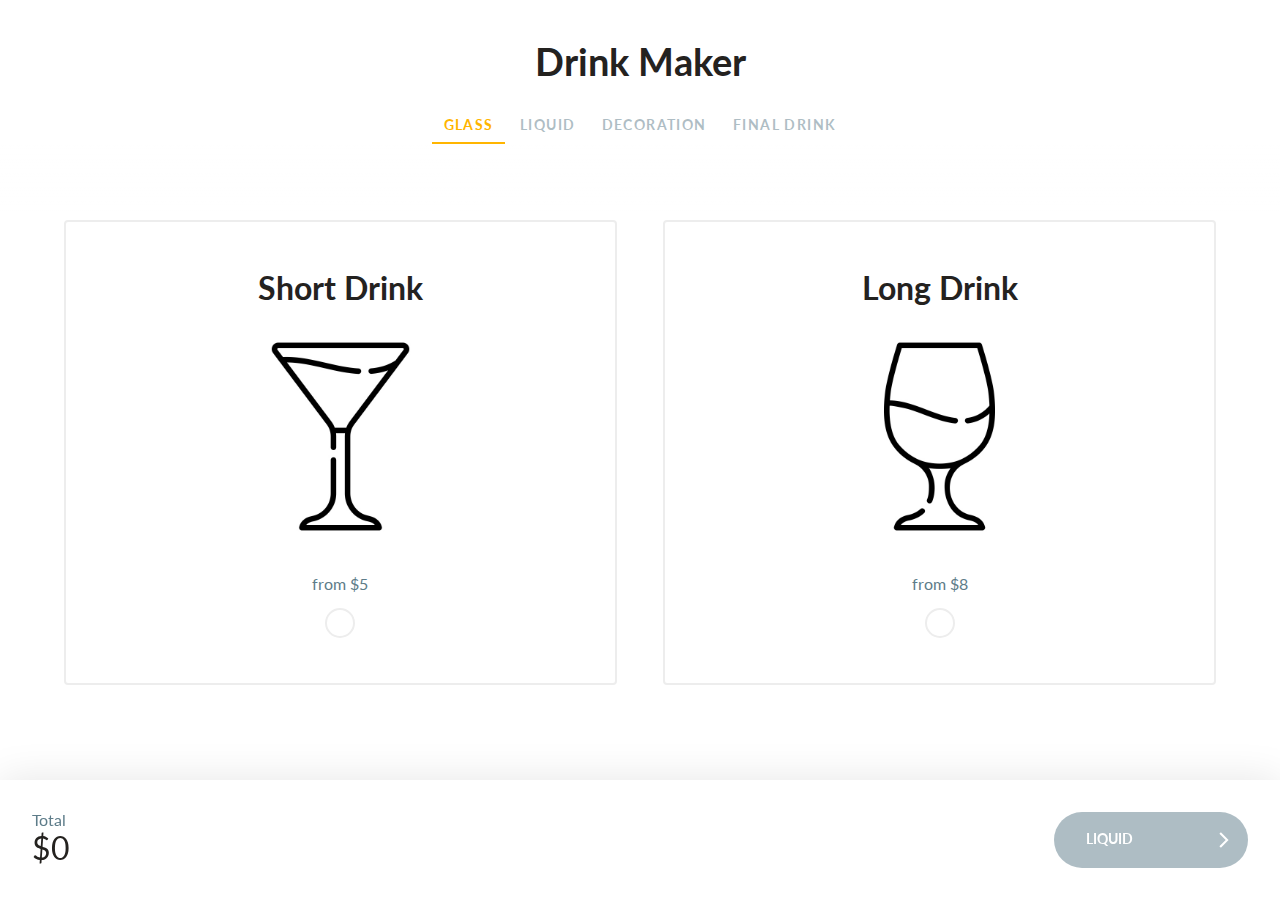
<file: index.html>
<!doctype html>
<html lang="en" class="no-js">
<head>
	<meta charset="UTF-8">
	<meta name="viewport" content="width=device-width, initial-scale=1">
	<link href="https://fonts.googleapis.com/css?family=Lato:400,700" rel="stylesheet">
	<link rel="stylesheet" href="css/reset.css"> <!-- CSS reset -->
	<link rel="stylesheet" href="css/style.css"> <!-- Resource style -->
  	
	<title>Drink Maker</title>
</head>
<body>
<div class="cd-product-builder">
	<header class="main-header">
		<h1>Drink Maker</h1>
		
		<nav class="cd-builder-main-nav disabled">
			<ul>
				<li class="active"><a href="#models">Glass</a></li>
				<li><a href="#colors">Liquid</a></li>
				<li><a href="#accessories">Decoration</a></li>
				<li><a href="#summary">Final Drink</a></li>
			</ul>
		</nav>

	</header>

	<div class="cd-builder-steps">
		<ul>
			<li data-selection="models" class="active builder-step">
				<section class="cd-step-content">
					<header>
						<h1>Choose glass</h1>
						<span class="steps-indicator">Step <b>1</b> of 4</span>
					</header>

					<ul class="models-list options-list cd-col-2">
						<li class="js-option js-radio" data-price="5" data-model="product-01">
							<span class="name">Short Drink</span>
							<img src="img/glass01_col01.jpg" alt="Cocktail glass">
							<span class="price">from $5</span>
							<div class="radio"></div>
						</li>

						<li class="js-option js-radio" data-price="8" data-model="product-02">
							<span class="name">Long Drink</span>
							<img src="img/glass02_col01.jpg" alt="Taster glass">
							<span class="price">from $8</span>
							<div class="radio"></div>
						</li>
					</ul>
				</section>
			</li>
			<!-- additional content will be inserted using ajax -->
		</ul>
	</div>

	<footer class="cd-builder-footer disabled step-1">
		<div class="selected-product">
			<img src="img/product01_col01.jpg" alt="Product preview">

			<div class="tot-price">
				<span>Total</span>
				<span class="total">$<b>0</b></span>
			</div>
		</div>
		
		<nav class="cd-builder-secondary-nav">
			<ul>
				<li class="next nav-item">
					<ul>
						<li class="visible"><a href="#0">Liquid</a></li>
						<li><a href="#0">Decoration</a></li>
						<li><a href="#0">Final Drink</a></li>
						<li class="buy"><a href="#0">Order Now</a></li>
					</ul>
				</li>
				<li class="prev nav-item">
					<ul>
						<li class="visible"><a href="#0">Models</a></li>
						<li><a href="#0">Models</a></li>
						<li><a href="#0">Colors</a></li>
						<li><a href="#0">Accessories</a></li>
					</ul>
				</li>
			</ul>
		</nav>

		<span class="alert">Please, select a model first!</span>
	</footer>
</div>
<script src="https://ajax.googleapis.com/ajax/libs/jquery/3.0.0/jquery.min.js"></script>
<script>
	if( !window.jQuery ) document.write('<script src="js/jquery-3.0.0.min.js"><\/script>');
</script>
<script src="js/main.js"></script> <!-- Resource jQuery -->
</body>
</html>
</file>
<file: css/style.css>
/* -------------------------------- 

Primary style

-------------------------------- */
*, *::after, *::before {
  box-sizing: border-box;
}

html {
  font-size: 62.5%;
}

body {
  font-size: 1.6rem;
  font-family: "Lato", sans-serif;
  color: #24221F;
  background-color: #ffffff;
}

a {
  color: #5D7C89;
  text-decoration: none;
}

img {
  max-width: 100%;
}

/* -------------------------------- 

Home Link

-------------------------------- */
.cd-nugget-info {
  position: relative;
  display: block;
  margin-bottom: 1em;
  padding: .8em;
  background: #5D7C89;
  color: #ffffff;
  text-align: center;
  border-radius: 4px;
}
.cd-nugget-info::before, .cd-nugget-info::after {
  /* back arrow */
  content: '';
  position: absolute;
  width: 10px;
  height: 2px;
  background: currentColor;
  left: 16px;
  top: calc(50% - 1px);
  -webkit-transform-origin: left center;
      -ms-transform-origin: left center;
          transform-origin: left center;
}
.cd-nugget-info::before {
  -webkit-transform: rotate(45deg);
      -ms-transform: rotate(45deg);
          transform: rotate(45deg);
}
.cd-nugget-info::after {
  -webkit-transform: translateY(1px) rotate(-45deg);
      -ms-transform: translateY(1px) rotate(-45deg);
          transform: translateY(1px) rotate(-45deg);
}
.cd-nugget-info:hover {
  background: #678a98;
}
.cd-nugget-info.hide-on-mobile {
  display: none;
}
@media only screen and (min-width: 1024px) {
  .cd-nugget-info {
    background: transparent;
    color: #5D7C89;
    border: 2px solid #5D7C89;
  }
  .cd-nugget-info:hover {
    background: #5D7C89;
    color: #ffffff;
  }
  .cd-nugget-info.hide-on-desktop {
    display: none;
  }
  .cd-nugget-info.hide-on-mobile {
    display: inline-block;
    position: absolute;
    top: 40px;
    left: 2em;
    padding: .8em .8em .8em 2em;
  }
}

/* -------------------------------- 

Main Components 

-------------------------------- */
.cd-product-builder {
  height: 100vh;
  overflow: hidden;
}

.cd-builder-steps {
  position: relative;
  height: 100%;
  overflow: hidden;
}
.cd-builder-steps > ul {
  height: 100%;
  overflow: hidden;
}
.cd-builder-steps .builder-step {
  position: absolute;
  z-index: 1;
  top: 0;
  left: 0;
  width: 100%;
  height: 100%;
  overflow: auto;
  -webkit-overflow-scrolling: touch;
  visibility: hidden;
  -webkit-transition: visibility .5s;
  transition: visibility .5s;
  padding: 0 5%;
}
.cd-builder-steps .builder-step.active {
  position: relative;
  z-index: 2;
  visibility: visible;
  -webkit-transition: visibility .7s;
  transition: visibility .7s;
}
.cd-builder-steps .builder-step.first-load {
  /* hide content uploaded via Ajax */
  display: none;
}

/* -------------------------------- 

Step content - basic style

-------------------------------- */
.cd-step-content {
  padding: 1.8em 0 3em;
  opacity: 0;
  /* this is the animation of a section moving right (go back to a prev step) - selection already made */
  -webkit-animation: cd-center-to-right .5s 0s backwards;
          animation: cd-center-to-right .5s 0s backwards;
}
.cd-step-content header {
  position: relative;
  margin-bottom: 1em;
}
.cd-step-content h1 {
  font-size: 2.4rem;
}
.cd-step-content .steps-indicator {
  /* visible on mobile only - used to show the current step number */
  position: absolute;
  right: 0;
  bottom: 2px;
  color: #5D7C89;
}
.cd-step-content .options-list > li {
  /* basic style for list of options */
  border: 2px solid #EDEDED;
  border-radius: 4px;
  margin-bottom: 20px;
  cursor: pointer;
  -webkit-transition: border-color .3s;
  transition: border-color .3s;
}
.cd-step-content .options-list > li.selected {
  border-color: #FFB500;
}
.cd-step-content .radio, .cd-step-content .check {
  position: relative;
  display: inline-block;
  height: 30px;
  width: 30px;
}
.cd-step-content .radio::after, .cd-step-content .radio::before, .cd-step-content .check::after, .cd-step-content .check::before {
  /* used to create the check icon and yellow circle/square dot ( when element is selected) */
  position: absolute;
  top: 0;
  left: 0;
  content: '';
  height: 100%;
  width: 100%;
  /* Force hardware acceleration */
  -webkit-transform: translateZ(0);
          transform: translateZ(0);
  -webkit-backface-visibility: hidden;
          backface-visibility: hidden;
}
.cd-step-content .radio::before, .cd-step-content .check::before {
  /* yellow circle/square */
  border: 2px solid #EDEDED;
  background: #ffffff;
  -webkit-transition: background-color .3s, border-color .3s, -webkit-transform .3s;
  transition: background-color .3s, border-color .3s, -webkit-transform .3s;
  transition: background-color .3s, transform .3s, border-color .3s;
  transition: background-color .3s, transform .3s, border-color .3s, -webkit-transform .3s;
}
.cd-step-content .radio::after, .cd-step-content .check::after {
  /* check icon */
  background: url(../img/cd-icon-check.svg) no-repeat center center;
}
.cd-step-content .radio::before {
  border-radius: 50%;
}
.cd-step-content .check::before {
  border-radius: 4px;
}
.cd-step-content .selected .radio::before, .cd-step-content .selected .check::before {
  background: #FFB500;
  border-color: #FFB500;
  -webkit-transform: scale(1.5);
      -ms-transform: scale(1.5);
          transform: scale(1.5);
  -webkit-animation: cd-bounce .5s;
          animation: cd-bounce .5s;
}
.active .cd-step-content {
  /* this is the animation of the selected step */
  opacity: 1;
  -webkit-transform: translateX(0);
      -ms-transform: translateX(0);
          transform: translateX(0);
  -webkit-animation: cd-right-to-center .5s .2s backwards;
          animation: cd-right-to-center .5s .2s backwards;
}
.move-left .cd-step-content {
  /* this is the animation of a section moving left - selection already made */
  -webkit-animation: cd-center-to-left .5s 0s backwards;
          animation: cd-center-to-left .5s 0s backwards;
}
.active.back .cd-step-content {
  /* this is the animation of the selected step - moving down*/
  -webkit-animation: cd-left-to-center .5s .2s backwards;
          animation: cd-left-to-center .5s .2s backwards;
}
@media only screen and (min-width: 768px) {
  .cd-step-content header {
    margin-bottom: 2em;
  }
  .cd-step-content h1 {
    font-size: 4rem;
  }
  .cd-step-content .steps-indicator {
    font-size: 2rem;
  }
  .cd-step-content .options-list > li {
    margin-bottom: 2%;
  }
  .cd-step-content .options-list.cd-col-2::after {
    clear: both;
    content: "";
    display: block;
  }
  .cd-step-content .options-list.cd-col-2 > li {
    width: 48%;
    float: left;
    margin-right: 4%;
  }
  .cd-step-content .options-list.cd-col-2 > li:nth-of-type(2n) {
    margin-right: 0;
  }
}
@media only screen and (min-width: 1024px) {
  .cd-step-content {
    /* this padding takes care of both top and bottom fixed navigations */
    padding: 220px 0 140px;
    max-width: 1000px;
    margin: 0 auto;
  }
  .cd-step-content header {
    display: none;
  }
}
@media only screen and (min-width: 1024px) and (min-height: 850px) {
  .cd-step-content {
    max-width: 1200px;
  }
}
@media only screen and (min-width: 1480px) and (min-height: 850px) {
  .cd-step-content {
    padding: 250px 0 140px;
  }
}

@-webkit-keyframes cd-right-to-center {
  0% {
    opacity: 0;
    -webkit-transform: translateX(30px);
            transform: translateX(30px);
  }
  100% {
    opacity: 1;
    -webkit-transform: translateX(0);
            transform: translateX(0);
  }
}

@keyframes cd-right-to-center {
  0% {
    opacity: 0;
    -webkit-transform: translateX(30px);
            transform: translateX(30px);
  }
  100% {
    opacity: 1;
    -webkit-transform: translateX(0);
            transform: translateX(0);
  }
}
@-webkit-keyframes cd-left-to-center {
  0% {
    opacity: 0;
    -webkit-transform: translateX(-30px);
            transform: translateX(-30px);
  }
  100% {
    opacity: 1;
    -webkit-transform: translateX(0);
            transform: translateX(0);
  }
}
@keyframes cd-left-to-center {
  0% {
    opacity: 0;
    -webkit-transform: translateX(-30px);
            transform: translateX(-30px);
  }
  100% {
    opacity: 1;
    -webkit-transform: translateX(0);
            transform: translateX(0);
  }
}
@-webkit-keyframes cd-center-to-left {
  0% {
    opacity: 1;
    -webkit-transform: translateX(0);
            transform: translateX(0);
  }
  100% {
    opacity: 0;
    -webkit-transform: translateX(-30px);
            transform: translateX(-30px);
  }
}
@keyframes cd-center-to-left {
  0% {
    opacity: 1;
    -webkit-transform: translateX(0);
            transform: translateX(0);
  }
  100% {
    opacity: 0;
    -webkit-transform: translateX(-30px);
            transform: translateX(-30px);
  }
}
@-webkit-keyframes cd-center-to-right {
  0% {
    opacity: 1;
    -webkit-transform: translateX(0);
            transform: translateX(0);
  }
  100% {
    opacity: 0;
    -webkit-transform: translateX(30px);
            transform: translateX(30px);
  }
}
@keyframes cd-center-to-right {
  0% {
    opacity: 1;
    -webkit-transform: translateX(0);
            transform: translateX(0);
  }
  100% {
    opacity: 0;
    -webkit-transform: translateX(30px);
            transform: translateX(30px);
  }
}
@-webkit-keyframes cd-bounce {
  0% {
    -webkit-transform: scale(1);
            transform: scale(1);
  }
  30% {
    -webkit-transform: scale(1.6);
            transform: scale(1.6);
  }
  60% {
    -webkit-transform: scale(1.4);
            transform: scale(1.4);
  }
  100% {
    -webkit-transform: scale(1.5);
            transform: scale(1.5);
  }
}
@keyframes cd-bounce {
  0% {
    -webkit-transform: scale(1);
            transform: scale(1);
  }
  30% {
    -webkit-transform: scale(1.6);
            transform: scale(1.6);
  }
  60% {
    -webkit-transform: scale(1.4);
            transform: scale(1.4);
  }
  100% {
    -webkit-transform: scale(1.5);
            transform: scale(1.5);
  }
}
/* -------------------------------- 

Models Step - style

-------------------------------- */
.cd-builder-steps .models-list {
  text-align: center;
}
.cd-builder-steps .models-list > li {
  padding: 2.7em 0;
}
.cd-builder-steps .models-list .name {
  display: block;
  font-size: 3.2rem;
  font-weight: bold;
  margin-top: .2em;
}
.cd-builder-steps .models-list img {
  display: block;
  max-width: 80%;
  margin: 1.8em auto 2.2em;
}
.cd-builder-steps .models-list .price {
  display: block;
  color: #5D7C89;
  margin-bottom: 1em;
}
.cd-builder-steps .models-list .selected .radio::before {
  /* show a loading animation while you wait for the HTML to be loaded */
  background: transparent;
  border-color: #EDEDED;
  border-right-color: #FFB500;
  -webkit-transform: scale(1);
      -ms-transform: scale(1);
          transform: scale(1);
  -webkit-animation: cd-load .6s infinite;
          animation: cd-load .6s infinite;
}
.cd-builder-steps .models-list .selected.loaded .radio::before {
  /* content has been loaded - show the yellow circle + check icon */
  background: #FFB500;
  border-color: #FFB500;
  -webkit-transform: scale(1.5);
      -ms-transform: scale(1.5);
          transform: scale(1.5);
  -webkit-animation: cd-bounce .5s;
          animation: cd-bounce .5s;
}

@-webkit-keyframes cd-load {
  0% {
    -webkit-transform: rotate(0deg);
            transform: rotate(0deg);
  }
  100% {
    -webkit-transform: rotate(360deg);
            transform: rotate(360deg);
  }
}

@keyframes cd-load {
  0% {
    -webkit-transform: rotate(0deg);
            transform: rotate(0deg);
  }
  100% {
    -webkit-transform: rotate(360deg);
            transform: rotate(360deg);
  }
}
/* -------------------------------- 

Colors Step - style

-------------------------------- */
.cd-product-previews {
  position: relative;
  margin: 4.5em 0;
}
.cd-product-previews > li {
  position: absolute;
  top: 0;
  left: 0;
  width: 100%;
  opacity: 0;
}
.cd-product-previews > li.selected {
  position: relative;
  opacity: 1;
}
.cd-product-previews > li img {
  display: block;
  width: 100%;
  max-width: 750px;
  margin: 0 auto;
}
@media only screen and (min-width: 1024px) {
  .cd-product-previews {
    margin: 0 0 2em;
  }
}
@media only screen and (min-width: 1480px) and (min-height: 850px) {
  .cd-product-previews {
    margin-bottom: 4em;
  }
}

.cd-product-customizer {
  text-align: center;
}
.cd-product-customizer li {
  position: relative;
  display: inline-block;
  margin-right: .5em;
}
.cd-product-customizer li:last-of-type {
  margin-right: 0;
}
.cd-product-customizer li::before, .cd-product-customizer li::after {
  /* this is used as tooltip to show color name */
  position: absolute;
  left: 50%;
  -webkit-transform: translateX(-50%) translateY(-5px);
      -ms-transform: translateX(-50%) translateY(-5px);
          transform: translateX(-50%) translateY(-5px);
  opacity: 0;
  visibility: hidden;
  -webkit-transition: opacity .2s, visibility .2s, -webkit-transform .2s;
  transition: opacity .2s, visibility .2s, -webkit-transform .2s;
  transition: opacity .2s, visibility .2s, transform .2s;
  transition: opacity .2s, visibility .2s, transform .2s, -webkit-transform .2s;
}
.cd-product-customizer li::before {
  /* this is the tooltip triangle */
  content: '';
  bottom: 100%;
  height: 0;
  border: 8px solid transparent;
  border-top-color: rgba(237, 237, 237, 0.8);
  border-top-width: 10px;
  border-top-width: 10px;
}
.cd-product-customizer li::after {
  /* this is the tooltip content */
  content: attr(data-content);
  background-color: rgba(237, 237, 237, 0.8);
  white-space: nowrap;
  padding: .7em 1.1em;
  border-radius: 2em;
  bottom: calc( 100% + 18px);
}
.cd-product-customizer li:hover::before, .cd-product-customizer li:hover::after {
  opacity: 1;
  visibility: visible;
  -webkit-transform: translateX(-50%);
      -ms-transform: translateX(-50%);
          transform: translateX(-50%);
}
.cd-product-customizer a {
  /* replace text with bg color */
  display: inline-block;
  overflow: hidden;
  text-indent: 100%;
  color: transparent;
  white-space: nowrap;
  height: 30px;
  width: 30px;
  border-radius: 50%;
  border: 2px solid #ffffff;
  box-shadow: 0 0 0 2px #EDEDED;
  -webkit-transition: box-shadow .3s;
  transition: box-shadow .3s;
}
.cd-product-customizer .selected a {
  box-shadow: 0 0 0 2px #FFB500;
}
@media only screen and (min-width: 768px) {
  .cd-product-customizer li {
    margin-right: 1em;
  }
  .cd-product-customizer a {
    height: 50px;
    width: 50px;
  }
}

[data-color="white"] {
  /* used to give background color to Color options */
  background-color: #FFFFFF;
}

[data-color="blue"] {
  background-color: #1e8fc9;
}

[data-color="yellow"] {
  background-color: #dff185;
}

[data-color="perl"] {
  background-color: #d1d1d1;
}

/* -------------------------------- 

Accessories Step - style

-------------------------------- */
.cd-builder-steps .accessories-list > li {
  text-align: center;
  padding: 2em 1.5em;
  font-weight: bold;
}
.cd-builder-steps .accessories-list p {
  font-size: 1.8rem;
  line-height: 1.4;
}
.cd-builder-steps .accessories-list .price {
  display: block;
  margin: 1.2em auto;
  color: #5D7C89;
}
@media only screen and (min-width: 768px) {
  .cd-builder-steps .accessories-list > li {
    position: relative;
    text-align: left;
    padding: 35px 250px 35px 32px;
  }
  .cd-builder-steps .accessories-list p {
    font-size: 2.2rem;
  }
  .cd-builder-steps .accessories-list .check, .cd-builder-steps .accessories-list .price {
    position: absolute;
    top: 50%;
    bottom: auto;
    -webkit-transform: translateY(-50%);
        -ms-transform: translateY(-50%);
            transform: translateY(-50%);
  }
  .cd-builder-steps .accessories-list .check {
    right: 32px;
  }
  .cd-builder-steps .accessories-list .price {
    /* 32px (right padding) + 44px (.check width) + 26px (margin between .check and .price) */
    right: 102px;
    margin: 0;
    font-size: 2.2rem;
    color: #24221F;
  }
}
@media only screen and (min-width: 1024px) {
  .cd-builder-steps .accessories-list > li {
    padding-right: 300px;
  }
  .cd-builder-steps .accessories-list p, .cd-builder-steps .accessories-list .price {
    font-size: 2.6rem;
  }
}

/* -------------------------------- 

Summary Step - style

-------------------------------- */
.cd-builder-steps .summary-list > li {
  position: relative;
  margin: 2em 0;
}
.cd-builder-steps .summary-list h2 {
  text-transform: uppercase;
  font-weight: bold;
  margin-bottom: 2em;
  letter-spacing: .1em;
}
.cd-builder-steps .summary-list h2::before {
  /* this is the line below the step label */
  content: '';
  display: block;
  height: 2px;
  width: 32px;
  background: #EDEDED;
  margin-bottom: .6em;
}
.cd-builder-steps .summary-list .product-preview {
  display: block;
  max-width: 700px;
  width: 100%;
  margin-bottom: 2em;
}
.cd-builder-steps .summary-list h3 {
  font-size: 2.4rem;
  font-weight: bold;
  margin: .4em 0;
}
.cd-builder-steps .summary-list p {
  color: #5D7C89;
  line-height: 1.6;
}
.cd-builder-steps .summary-list .summary-color::after {
  clear: both;
  content: "";
  display: block;
}
.cd-builder-steps .summary-list .summary-color > * {
  float: left;
}
.cd-builder-steps .summary-list .color-swatch {
  display: inline-block;
  height: 40px;
  width: 40px;
  border: 2px solid #ffffff;
  box-shadow: 0 0 0 2px #EDEDED;
  border-radius: 50%;
}
.cd-builder-steps .summary-list .color-label {
  display: inline-block;
  font-size: 1.8rem;
  margin-top: 11px;
  margin-left: .5em;
}
.cd-builder-steps .summary-list .summary-accessories {
  color: #5D7C89;
  list-style: disc;
  list-style-position: inside;
}
.cd-builder-steps .summary-list .summary-accessories p {
  display: inline;
}
@media only screen and (min-width: 1024px) {
  .cd-builder-steps .summary-list {
    text-align: center;
  }
  .cd-builder-steps .summary-list > li {
    margin: 0 0 4.5em;
  }
  .cd-builder-steps .summary-list h2 {
    font-size: 1.8rem;
  }
  .cd-builder-steps .summary-list h2::before {
    margin: 0 auto .6em;
  }
  .cd-builder-steps .summary-list h3 {
    font-size: 4rem;
    text-align: center;
  }
  .cd-builder-steps .summary-list p {
    font-size: 1.8rem;
  }
  .cd-builder-steps .summary-list .product-preview {
    margin: 0 auto 2em;
  }
  .cd-builder-steps .summary-list .summary-color {
    display: inline-block;
  }
  .cd-builder-steps .summary-list .color-swatch {
    height: 54px;
    width: 54px;
  }
  .cd-builder-steps .summary-list .color-label {
    font-size: 2.4rem;
    margin-top: 15px;
  }
}

/* -------------------------------- 

Builder top navigation

-------------------------------- */
.cd-product-builder .main-header {
  display: none;
}
@media only screen and (min-width: 1024px) {
  .cd-product-builder .main-header {
    display: block;
    position: fixed;
    z-index: 3;
    top: 0;
    left: 0;
    width: 100%;
    padding: 0 5%;
    text-align: center;
    background: #ffffff;
  }
  .cd-product-builder .main-header::after {
    /* this is to create the linear gradient below the header */
    content: '';
    position: absolute;
    top: 100%;
    left: 0;
    width: 100%;
    height: 70px;
    background-image: -webkit-linear-gradient(top, white, rgba(255, 255, 255, 0));
    background-image: linear-gradient(to bottom, white, rgba(255, 255, 255, 0));
  }
  .cd-product-builder .main-header h1 {
    font-size: 3.8rem;
    margin: 1.1em auto .76em;
    font-weight: bold;
  }
}
@media only screen and (min-width: 1480px) and (min-height: 850px) {
  .cd-product-builder .main-header h1 {
    font-size: 4.8rem;
  }
}

@media only screen and (min-width: 1024px) {
  .cd-builder-main-nav li {
    display: inline-block;
  }
  .cd-builder-main-nav a {
    display: block;
    font-size: 1.4rem;
    font-weight: bold;
    letter-spacing: .1em;
    text-transform: uppercase;
    color: #5D7C89;
    padding: .7em .8em;
    border-bottom: 2px solid transparent;
    -webkit-transition: color .2s, border-color .2s;
    transition: color .2s, border-color .2s;
  }
  .cd-builder-main-nav a:hover {
    color: #FFB500;
  }
  .cd-builder-main-nav .active a {
    border-color: #FFB500;
    color: #FFB500;
  }
  .cd-builder-main-nav .active a:hover {
    color: #FFB500;
  }
  .cd-builder-main-nav.disabled li:not(.active) a {
    color: rgba(93, 124, 137, 0.5);
  }
}

/* -------------------------------- 

Builder fixed bottom summary

-------------------------------- */
.cd-builder-footer {
  position: fixed;
  z-index: 3;
  bottom: 0;
  left: 0;
  width: 100%;
  height: 54px;
  background: #ffffff;
  box-shadow: 0 -2px 24px rgba(0, 0, 0, 0.2);
  -webkit-transition: -webkit-transform .3s;
  transition: -webkit-transform .3s;
  transition: transform .3s;
  transition: transform .3s, -webkit-transform .3s;
}
.cd-builder-footer.disabled {
  /* no product model has been selected yet - hide navigation */
  -webkit-transform: translateY(100%);
      -ms-transform: translateY(100%);
          transform: translateY(100%);
}
.cd-builder-footer .selected-product {
  /* visible on desktop only */
  display: none;
}
.cd-builder-footer .alert {
  /* this is the notification to select a model - visible on desktop only */
  display: none;
}
@media only screen and (min-width: 1024px) {
  .cd-builder-footer {
    height: 100px;
    padding: 0 2em;
    box-shadow: 0 0 39px rgba(0, 0, 0, 0.1);
  }
  .cd-builder-footer::after {
    clear: both;
    content: "";
    display: block;
  }
  .cd-builder-footer.disabled {
    -webkit-transform: translateY(0);
        -ms-transform: translateY(0);
            transform: translateY(0);
  }
  .cd-builder-footer .selected-product {
    display: block;
    position: absolute;
    top: 50%;
    bottom: auto;
    -webkit-transform: translateY(-50%);
        -ms-transform: translateY(-50%);
            transform: translateY(-50%);
    left: 2em;
    -webkit-transition: -webkit-transform .3s;
    transition: -webkit-transform .3s;
    transition: transform .3s;
    transition: transform .3s, -webkit-transform .3s;
  }
  .cd-builder-footer .selected-product::after {
    clear: both;
    content: "";
    display: block;
  }
  .cd-builder-footer .selected-product, .cd-builder-footer img, .cd-builder-footer .tot-price {
    float: left;
  }
  .cd-builder-footer img {
    width: 197px;
    padding-right: 27px;
    margin-right: 27px;
    border-right: 1px solid #e1e1e1;
    -webkit-transition: opacity .2s;
    transition: opacity .2s;
  }
  .cd-builder-footer .selected-product span {
    display: block;
    color: #5D7C89;
  }
  .cd-builder-footer .tot-price {
    margin-top: 12px;
  }
  .cd-builder-footer .selected-product .total {
    color: #24221F;
    font-size: 3.2rem;
    margin-top: 4px;
  }
  .cd-builder-footer.disabled .selected-product {
    /* translateX is equal to img width (197px) + img margin-right (27px) */
    -webkit-transform: translateX(-224px) translateY(-50%);
        -ms-transform: translateX(-224px) translateY(-50%);
            transform: translateX(-224px) translateY(-50%);
  }
  .cd-builder-footer.disabled .selected-product img {
    opacity: 0;
  }
  .cd-builder-footer .alert {
    display: block;
    position: absolute;
    top: 120%;
    left: 50%;
    -webkit-transform: translateX(-50%) translateY(-50%);
        -ms-transform: translateX(-50%) translateY(-50%);
            transform: translateX(-50%) translateY(-50%);
    -webkit-transition: top .2s;
    transition: top .2s;
    background: #24221F;
    color: #ffffff;
    padding: .8em 1em;
    border-radius: 4px;
  }
  .cd-builder-footer.disabled.show-alert .alert {
    top: 50%;
  }
}
@media only screen and (min-width: 1024px) and (min-height: 850px) {
  .cd-builder-footer {
    height: 120px;
  }
}

.cd-builder-secondary-nav {
  height: 100%;
}
.cd-builder-secondary-nav .nav-item {
  position: absolute;
  top: 0;
  height: 100%;
  width: 50%;
  -webkit-transition: width .2s, opacity .2s;
  transition: width .2s, opacity .2s;
  overflow: hidden;
}
.cd-builder-secondary-nav .prev {
  left: 0;
  color: #5D7C89;
}
.cd-builder-secondary-nav .next {
  z-index: 1;
  right: 0;
  background: #FFB500;
}
.cd-builder-secondary-nav .next:hover {
  background: #ffbc1a;
}
.disabled .cd-builder-secondary-nav .next {
  background: rgba(93, 124, 137, 0.5);
}
.step-1 .cd-builder-secondary-nav .prev {
  /* if models are visible, do not show the prev link */
  opacity: 0;
}
.step-1 .cd-builder-secondary-nav .next {
  width: 100%;
}
.cd-builder-secondary-nav .nav-item ul {
  position: relative;
  width: 100%;
  height: 100%;
}
.cd-builder-secondary-nav .nav-item ul::after {
  /* this is the arrow icon */
  content: '';
  position: absolute;
  height: 16px;
  width: 16px;
  background: url(../img/cd-icon-arrow.svg) no-repeat 0 0;
  pointer-events: none;
}
.cd-builder-secondary-nav .nav-item.prev ul::after {
  left: 1em;
  top: 50%;
  -webkit-transform: translateY(-50%) rotate(180deg);
      -ms-transform: translateY(-50%) rotate(180deg);
          transform: translateY(-50%) rotate(180deg);
  background-position: 0 -16px;
}
.cd-builder-secondary-nav .nav-item.next ul::after {
  right: 1em;
  top: 50%;
  -webkit-transform: translateY(-50%);
      -ms-transform: translateY(-50%);
          transform: translateY(-50%);
}
.cd-builder-secondary-nav .nav-item ul li {
  position: absolute;
  top: 0;
  left: 0;
  height: 100%;
  width: 100%;
  font-size: 1.4rem;
  font-weight: bold;
  text-transform: uppercase;
  line-height: 54px;
  text-align: center;
  -webkit-transform: translateY(100%);
      -ms-transform: translateY(100%);
          transform: translateY(100%);
  -webkit-transition: -webkit-transform .3s;
  transition: -webkit-transform .3s;
  transition: transform .3s;
  transition: transform .3s, -webkit-transform .3s;
}
.cd-builder-secondary-nav .nav-item ul li.visible {
  -webkit-transform: translateY(0);
      -ms-transform: translateY(0);
          transform: translateY(0);
}
.cd-builder-secondary-nav .nav-item ul li.visited {
  -webkit-transform: translateY(-100%);
      -ms-transform: translateY(-100%);
          transform: translateY(-100%);
}
.cd-builder-secondary-nav a {
  display: block;
}
.cd-builder-secondary-nav .next a {
  color: #ffffff;
}
@media only screen and (min-width: 1024px) {
  .cd-builder-secondary-nav {
    box-shadow: none;
    float: right;
    width: 265px;
  }
  .cd-builder-secondary-nav > ul {
    margin-top: 22px;
  }
  .cd-builder-secondary-nav > ul::after {
    clear: both;
    content: "";
    display: block;
  }
  .cd-builder-secondary-nav .nav-item {
    position: relative;
    height: 56px;
  }
  .cd-builder-secondary-nav .nav-item.next {
    width: 194px;
    border-radius: 2em;
    float: right;
    margin-left: 11px;
  }
  .cd-builder-secondary-nav .nav-item.prev {
    width: 56px;
    border-radius: 50%;
    background: #EDEDED;
    /* replace text with image */
    color: transparent;
    overflow: hidden;
    text-indent: 100%;
    white-space: nowrap;
  }
  .cd-builder-secondary-nav .nav-item.prev:hover {
    background: #f2f2f2;
  }
  .cd-builder-secondary-nav .nav-item.prev ul::after {
    left: 50%;
    -webkit-transform: translateY(-50%) translateX(-50%) rotate(180deg);
        -ms-transform: translateY(-50%) translateX(-50%) rotate(180deg);
            transform: translateY(-50%) translateX(-50%) rotate(180deg);
  }
  .cd-builder-secondary-nav .nav-item ul li {
    text-align: left;
    font-size: 1.4rem;
  }
  .cd-builder-secondary-nav a {
    padding-left: 2.3em;
  }
}
@media only screen and (min-width: 1024px) and (min-height: 850px) {
  .cd-builder-secondary-nav > ul {
    margin-top: 32px;
  }
}


.img-decoration {
  height: 50px;
}
</file>
